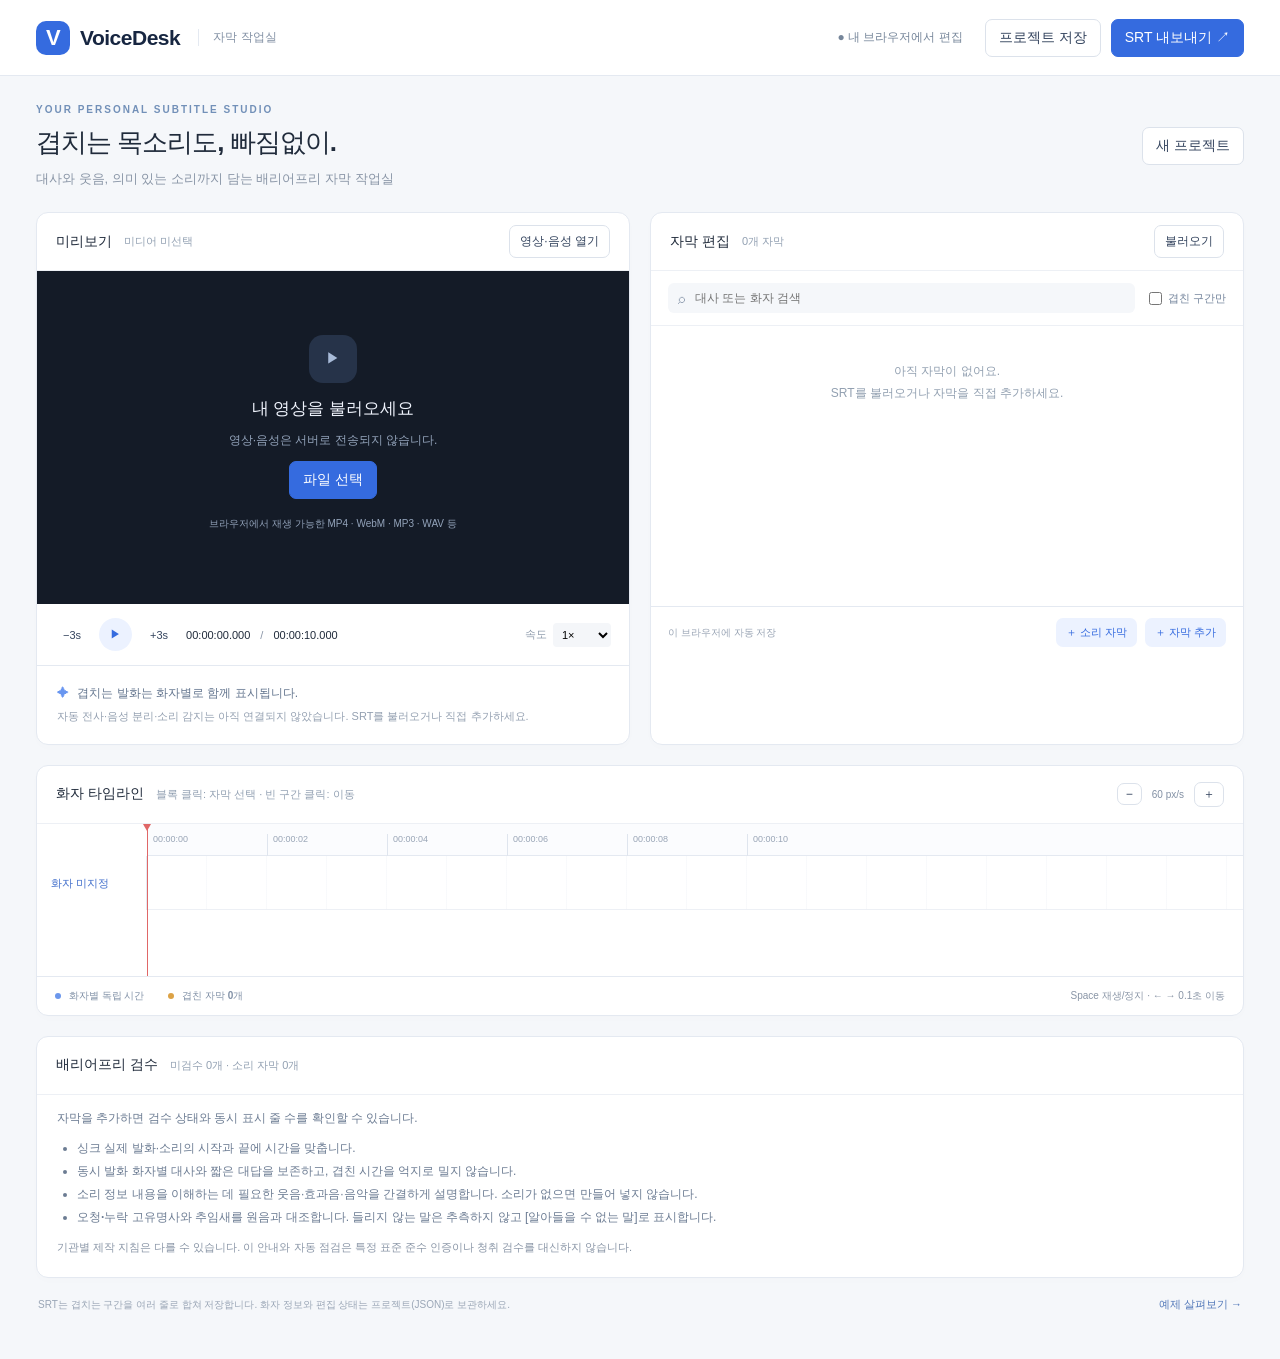
<file: index.html>
<!doctype html>
<html lang="ko">
<head>
<meta charset="UTF-8"><meta name="viewport" content="width=device-width, initial-scale=1">
<title>VoiceDesk — 자막 작업실</title>
<link rel="stylesheet" href="style.css">
<script src="subtitles.js" defer></script><script src="app.js" defer></script>
</head>
<body>
<header><a class="brand" href="./"><span class="brand-icon">V</span> VoiceDesk <span class="tag">자막 작업실</span></a><div class="header-actions"><span class="privacy">● 내 브라우저에서 편집</span><button id="save-project">프로젝트 저장</button><button id="export" class="primary">SRT 내보내기 ↗</button></div></header>
<main>
<div class="page-title"><div><p class="eyebrow">YOUR PERSONAL SUBTITLE STUDIO</p><h1>겹치는 목소리도, 빠짐없이.</h1><p class="muted">대사와 웃음, 의미 있는 소리까지 담는 배리어프리 자막 작업실</p></div><button id="new-project">새 프로젝트</button></div>
<div class="workspace">
<section class="preview panel" aria-label="영상 미리보기">
<div class="panel-heading"><h2>미리보기</h2><span id="media-name">미디어 미선택</span><button id="open-media">영상·음성 열기</button></div>
<div class="video-stage"><video id="video" preload="metadata" playsinline></video><div id="empty-video"><span class="film-icon">▶</span><h3>내 영상을 불러오세요</h3><p>영상·음성은 서버로 전송되지 않습니다.</p><button id="open-media-empty" class="primary">파일 선택</button><p class="small">브라우저에서 재생 가능한 MP4 · WebM · MP3 · WAV 등</p></div><div id="subtitle-overlay" aria-live="off"></div></div>
<div class="transport"><button id="back" aria-label="3초 뒤로">−3s</button><button id="play" class="play" aria-label="재생">▶</button><button id="forward" aria-label="3초 앞으로">+3s</button><span id="position">00:00:00.000</span><span class="muted">/</span><span id="duration">00:00:00.000</span><label class="speed">속도 <select id="speed"><option value="0.5">0.5×</option><option value="0.75">0.75×</option><option value="1" selected>1×</option><option value="1.25">1.25×</option></select></label></div>
<div class="preview-note"><span>✦</span> 겹치는 발화는 화자별로 함께 표시됩니다.<br><small>자동 전사·음성 분리·소리 감지는 아직 연결되지 않았습니다. SRT를 불러오거나 직접 추가하세요.</small></div>
</section>
<section class="editor panel" aria-label="자막 편집">
<div class="panel-heading"><h2>자막 편집</h2><span id="cue-count">0개 자막</span><button id="import">불러오기</button></div>
<div class="list-toolbar"><label class="search-label"><span>⌕</span><input id="search" placeholder="대사 또는 화자 검색" aria-label="대사 또는 화자 검색"></label><label class="overlap-filter"><input type="checkbox" id="overlap-only"> 겹친 구간만</label></div>
<div id="cue-list" role="list" aria-label="자막 목록"></div>
<div class="edit-form" id="edit-form" hidden><div class="edit-heading"><strong id="edit-title">자막 수정</strong><button id="delete-cue" class="danger">삭제</button></div><div class="kind-fields"><label>자막 유형<select id="cue-kind"><option value="speech">발화</option><option value="laughter">웃음·비언어 발성</option><option value="sound">효과음·환경음</option><option value="music">음악</option></select></label><label class="review-check"><input type="checkbox" id="cue-reviewed"> 원음 대조 검수 완료</label></div><div class="time-fields"><label>시작<input id="start-time" aria-label="시작 시간" placeholder="00:00:00.000"><button id="set-start" class="text-button">현재 시점으로</button></label><label>종료<input id="end-time" aria-label="종료 시간" placeholder="00:00:02.000"><button id="set-end" class="text-button">현재 시점으로</button></label><label>화자<input id="speaker" list="speakers" placeholder="화자 1"><datalist id="speakers"></datalist></label></div><label class="text-label">자막 내용<textarea id="cue-text" rows="2" placeholder="발화를 입력하세요"></textarea></label><div class="caption-tools"><label>소리 표현 예시<select id="sound-preset"><option value="">직접 입력 / 예시 선택</option><option value="웃음">웃음</option><option value="여럿이 웃음">여럿이 웃음</option><option value="한숨">한숨</option><option value="문 닫히는 소리">문 닫히는 소리</option><option value="전화벨 소리">전화벨 소리</option><option value="잔잔한 음악">잔잔한 음악</option><option value="긴장감 있는 음악">긴장감 있는 음악</option></select></label><button id="replay-cue">선택 구간 듣기</button></div><p id="kind-help" class="kind-help"></p><div class="edit-footer"><button id="add-overlap">＋ 같은 구간에 화자 추가</button><button id="apply-edit" class="primary">수정 적용</button></div></div>
<div class="list-footer"><span id="save-state">이 브라우저에 자동 저장</span><button id="add-sound">＋ 소리 자막</button><button id="add-cue">＋ 자막 추가</button></div>
</section>
</div>
<section class="timeline panel" aria-label="화자별 타임라인"><div class="panel-heading"><h2>화자 타임라인</h2><span class="timeline-hint">블록 클릭: 자막 선택 · 빈 구간 클릭: 이동</span><div class="zoom-controls"><button id="zoom-out" aria-label="타임라인 축소">−</button><span id="zoom-label">60 px/s</span><button id="zoom-in" aria-label="타임라인 확대">＋</button></div></div><div class="timeline-scroll" id="timeline-scroll"><div id="timeline-content"><div id="ruler"></div><div id="lanes"></div><div id="playhead"></div></div></div><div class="timeline-footer"><span><i class="dot"></i> 화자별 독립 시간</span><span><i class="dot amber"></i> 겹친 자막 <b id="overlap-count">0</b>개</span><span class="muted">Space 재생/정지 · ← → 0.1초 이동</span></div></section>
<section class="review-panel panel" aria-label="배리어프리 검수"><div class="panel-heading"><h2>배리어프리 검수</h2><span id="review-summary"></span></div><div class="review-content"><p id="review-warning"></p><ul><li><strong>싱크</strong> 실제 발화·소리의 시작과 끝에 시간을 맞춥니다.</li><li><strong>동시 발화</strong> 화자별 대사와 짧은 대답을 보존하고, 겹친 시간을 억지로 밀지 않습니다.</li><li><strong>소리 정보</strong> 내용을 이해하는 데 필요한 웃음·효과음·음악을 간결하게 설명합니다. 소리가 없으면 만들어 넣지 않습니다.</li><li><strong>오청·누락</strong> 고유명사와 추임새를 원음과 대조합니다. 들리지 않는 말은 추측하지 않고 [알아들을 수 없는 말]로 표시합니다.</li></ul><p class="muted">기관별 제작 지침은 다를 수 있습니다. 이 안내와 자동 점검은 특정 표준 준수 인증이나 청취 검수를 대신하지 않습니다.</p></div></section><div class="bottom-note"><span>SRT는 겹치는 구간을 여러 줄로 합쳐 저장합니다. 화자 정보와 편집 상태는 프로젝트(JSON)로 보관하세요.</span><button id="load-demo" class="text-button">예제 살펴보기 →</button></div>
</main>
<div id="toast" role="status" aria-live="polite" hidden></div>
<input id="media-input" type="file" accept="video/*,audio/*" hidden><input id="subtitle-input" type="file" accept=".srt,.json" hidden>
</body></html>
</file>
<file: style.css>
:root{font-family:Inter,"Segoe UI","Apple SD Gothic Neo","Malgun Gothic",sans-serif;color:#202b3b;background:#f5f7fa;font-size:14px;font-synthesis:none;--accent:#356bdf;--border:#e4e9f1}*{box-sizing:border-box}body{margin:0}button,input,textarea,select{font:inherit}button{border:1px solid #dce2eb;border-radius:7px;background:white;color:#34445e;padding:9px 13px;cursor:pointer;white-space:nowrap}button:hover{background:#f0f5ff;border-color:#a5bff5}button:focus-visible,a:focus-visible{outline:3px solid #90b6ff;outline-offset:2px}.primary{background:var(--accent);border-color:var(--accent);color:white}.primary:hover{background:#2257c2;color:white}header{height:76px;background:white;border-bottom:1px solid var(--border);display:flex;align-items:center;justify-content:space-between;padding:0 36px;gap:20px}.brand{text-decoration:none;color:#172641;display:flex;align-items:center;gap:10px;font-size:21px;font-weight:750;letter-spacing:-.5px}.brand-icon{background:#356bdf;color:white;border-radius:10px;width:34px;height:34px;display:grid;place-items:center;font-size:22px}.tag{font-size:12px;font-weight:500;color:#8290a4;border-left:1px solid var(--border);padding-left:14px;margin-left:8px;letter-spacing:0}.header-actions{display:flex;align-items:center;gap:10px}.privacy{color:#76869a;font-size:12px;margin-right:12px}main{max-width:1600px;margin:auto;padding:28px 36px}.page-title{display:flex;align-items:center;justify-content:space-between;margin-bottom:24px}.eyebrow{font-size:10px;letter-spacing:2px;font-weight:700;color:#7290b8;margin:0 0 10px}h1{font-size:26px;letter-spacing:-1px;margin:0 0 10px;font-weight:730}.muted{color:#8995a6}.page-title p.muted{font-size:13px;margin:0}.workspace{display:grid;grid-template-columns:minmax(0,1fr) minmax(420px,1fr);gap:20px}.panel{background:white;border:1px solid var(--border);border-radius:12px;overflow:hidden;box-shadow:0 3px 10px #233a5a03}.panel-heading{height:58px;display:flex;align-items:center;padding:0 19px;gap:12px;border-bottom:1px solid #edf0f5}.panel-heading h2{font-size:14px;margin:0;white-space:nowrap}.panel-heading>span{font-size:11px;color:#92a0b2;overflow:hidden;white-space:nowrap;text-overflow:ellipsis}.panel-heading>button,.zoom-controls{margin-left:auto}.panel-heading button{font-size:12px;padding:7px 10px}.video-stage{aspect-ratio:16/9;background:#141b27;position:relative;display:grid;place-items:center;overflow:hidden}video{width:100%;height:100%;object-fit:contain;position:absolute}#empty-video{color:#eef2fb;text-align:center;z-index:1;padding:18px}.film-icon{width:48px;height:48px;background:#263349;color:#a8bbd8;border-radius:14px;display:inline-grid;place-items:center}#empty-video h3{font-size:17px;font-weight:500;margin:14px 0 8px}#empty-video p{font-size:12px;color:#93a3ba}.small{font-size:10px!important;margin-top:18px}#subtitle-overlay{position:absolute;bottom:7%;width:90%;pointer-events:none;display:flex;flex-direction:column;align-items:center;gap:4px}.subtitle-line{background:#080d18d9;color:white;padding:5px 12px;border-radius:4px;white-space:pre-wrap;text-align:center;font-size:clamp(13px,1.5vw,22px);line-height:1.4;overflow-wrap:anywhere}.transport{display:flex;align-items:center;gap:10px;padding:14px 18px;border-bottom:1px solid var(--border);font-size:11px;font-variant-numeric:tabular-nums}.transport button{padding:6px 8px;font-size:11px;border:0}.transport .play{border-radius:50%;width:33px;height:33px;background:#ecf2ff;color:var(--accent)}.speed{margin-left:auto;color:#8d9aab;display:flex;align-items:center;gap:6px}.speed select{border:0;background:#f4f6f9;padding:5px;border-radius:4px;font-size:11px}.preview-note{padding:16px 20px;font-size:12px;color:#64768f;line-height:1.9}.preview-note>span{color:#6996f0;margin-right:5px}.preview-note small{font-size:11px;color:#94a0b1}.editor{display:flex;flex-direction:column;min-height:500px;max-height:690px}.list-toolbar{display:flex;align-items:center;gap:10px;padding:12px 17px;border-bottom:1px solid #edf0f5}.search-label{display:flex;gap:8px;align-items:center;background:#f5f7fa;border-radius:6px;padding:7px 10px;flex:1;min-width:0;color:#8d9bae}.search-label input{border:0;background:none;width:100%;outline:none;font-size:12px}.overlap-filter{font-size:11px;color:#71829a;display:flex;align-items:center;white-space:nowrap;gap:3px}input[type=checkbox]{accent-color:var(--accent)}#cue-list{min-height:100px;flex:1;overflow-y:auto;max-height:280px}.empty-list{text-align:center;color:#92a0b1;line-height:1.8;padding:35px 20px;font-size:12px}.cue{display:flex;border:0;border-bottom:1px solid #edf0f5;border-radius:0;width:100%;text-align:left;padding:12px 16px;gap:12px;align-items:flex-start;background:white;white-space:normal}.cue.selected{background:#f0f5ff;box-shadow:inset 3px 0 #356bdf}.cue.playing .cue-number{color:#356bdf;background:#e5edff}.cue-number{font-size:10px;color:#96a1b2;background:#f4f6f9;border-radius:4px;min-width:26px;height:24px;display:grid;place-items:center}.cue-content{min-width:0;flex:1}.cue-meta{display:flex;gap:8px;align-items:center;font-size:10px;margin-bottom:6px;color:#96a2b4;font-variant-numeric:tabular-nums}.speaker-badge{color:var(--speaker,#356bdf);font-weight:600}.overlap-badge{color:#ba812c;background:#fff4dd;border-radius:3px;padding:2px 5px;font-size:9px;margin-left:auto}.cue-text{font-size:12px;line-height:1.6;color:#35455d;white-space:pre-wrap;overflow-wrap:anywhere}.edit-form{border-top:1px solid var(--border);padding:12px 17px;background:#fbfcfe}.edit-heading{display:flex;justify-content:space-between;align-items:center;margin-bottom:8px;font-size:12px}.danger{color:#bc5260;border:0;background:none;font-size:11px;padding:4px}.time-fields{display:grid;grid-template-columns:1fr 1fr .8fr;gap:9px}.time-fields label,.text-label{display:block;font-size:10px;color:#8290a4}.time-fields input,textarea{display:block;width:100%;border:1px solid #dce3ed;border-radius:5px;padding:7px 8px;margin-top:4px;background:white;color:#30425d;font-size:11px}.time-fields input{font-variant-numeric:tabular-nums}.text-button{border:0;background:none;padding:5px 0;color:#5278b9;font-size:11px}.text-label{margin-top:4px}textarea{resize:vertical;min-height:49px;max-height:100px;line-height:1.6}.edit-footer{display:flex;justify-content:space-between;gap:8px;margin-top:9px}.edit-footer button{font-size:11px;padding:7px 9px}.list-footer{display:flex;justify-content:space-between;align-items:center;padding:11px 17px;border-top:1px solid var(--border);font-size:10px;color:#9aa5b5}.list-footer button{border:0;background:#ecf2ff;color:#356bdf;padding:7px 10px;font-size:11px}.timeline{margin-top:20px}.zoom-controls{display:flex;align-items:center;gap:10px;font-size:10px;color:#8290a4}.zoom-controls button{padding:3px 8px}.timeline-scroll{overflow:auto;max-height:340px;position:relative}#timeline-content{position:relative;min-width:100%;padding-left:110px;min-height:152px}#ruler{height:32px;position:relative;border-bottom:1px solid var(--border);background:#fbfcfe;cursor:crosshair}.tick{position:absolute;font-size:9px;color:#99a5b6;top:10px;border-left:1px solid #dfe5ee;padding-left:5px;height:22px;pointer-events:none}.lane{height:54px;position:relative;border-bottom:1px solid #edf0f5;background:repeating-linear-gradient(90deg,transparent,transparent 59px,#f2f4f8 60px);cursor:crosshair}.lane-name{position:absolute;right:100%;width:110px;padding:20px 14px;background:white;height:54px;border-right:1px solid var(--border);font-size:11px;overflow:hidden;white-space:nowrap;text-overflow:ellipsis}.timeline-cue{position:absolute;top:8px;height:38px;text-align:left;background:var(--tint,#ecf2ff);border:1px solid var(--speaker,#80a5ed);color:var(--speaker,#356bdf);padding:5px 8px;font-size:10px;overflow:hidden;text-overflow:ellipsis;white-space:nowrap;border-radius:5px;min-width:3px}.timeline-cue.selected{outline:2px solid var(--speaker,#356bdf);outline-offset:1px}.timeline-cue.is-overlap{border-bottom:3px solid #dca246}#playhead{position:absolute;top:0;bottom:0;width:1px;background:#e06767;pointer-events:none;left:110px;z-index:3}#playhead:before{content:'';position:absolute;top:0;left:-4px;border-left:4px solid transparent;border-right:4px solid transparent;border-top:7px solid #e06767}.timeline-footer{display:flex;gap:24px;align-items:center;padding:12px 18px;font-size:10px;color:#8090a6;border-top:1px solid var(--border)}.timeline-footer>span:last-child{margin-left:auto}.dot{width:6px;height:6px;display:inline-block;background:#6c97ec;border-radius:50%;margin-right:5px}.dot.amber{background:#dca246}.bottom-note{display:flex;align-items:center;justify-content:space-between;color:#9aa6b6;font-size:10px;padding:14px 2px;gap:12px}#toast{position:fixed;bottom:25px;left:50%;transform:translateX(-50%);background:#20314d;color:white;border-radius:9px;padding:14px 22px;z-index:10;max-width:90%;font-size:13px;box-shadow:0 8px 24px #14223a33}[hidden]{display:none!important}@media(min-width:1400px){.editor{max-height:740px}#cue-list{max-height:340px}}@media(max-width:980px){header{padding:0 18px}.privacy,.tag{display:none}main{padding:24px 18px}.workspace{grid-template-columns:1fr}.editor{max-height:750px}.video-stage{max-height:440px}.timeline-hint{display:none}}@media(max-width:540px){header{height:auto;padding:14px;flex-wrap:wrap;gap:12px}.header-actions{width:100%;justify-content:flex-end}.brand{font-size:20px}main{padding:20px 12px}.page-title{align-items:flex-start;gap:10px}h1{font-size:21px}.page-title p.muted{font-size:11px}.page-title>button{font-size:11px;padding:7px}.time-fields{grid-template-columns:1fr 1fr}.time-fields>label:last-child{grid-column:1/-1}.transport{gap:5px;padding:10px;font-size:9px}.speed{font-size:0}.timeline-footer{gap:10px;flex-wrap:wrap}.timeline-footer>span:last-child{margin-left:0}.bottom-note{align-items:flex-start}.overlap-filter{font-size:10px}.edit-footer{flex-wrap:wrap}}
.kind-fields{display:flex;justify-content:space-between;align-items:center;gap:12px;margin:2px 0 10px}.kind-fields label,.caption-tools label{font-size:10px;color:#8290a4}.kind-fields select,.caption-tools select{font-size:11px;border:1px solid #dce3ed;border-radius:5px;background:white;color:#30425d;padding:6px;margin-left:7px;max-width:190px}.review-check{display:flex;align-items:center;gap:3px}.caption-tools{display:flex;align-items:center;justify-content:space-between;gap:8px;margin-top:8px}.caption-tools button{font-size:10px;padding:6px 9px}.kind-help{font-size:10px;line-height:1.6;color:#8b98aa;margin:7px 0}.kind-badge{font-size:9px;color:#8d819f}.reviewed-badge{font-size:9px;color:#368774}.review-panel{margin-top:20px}.review-content{padding:12px 20px;font-size:12px;line-height:1.9;color:#6c7c93}.review-content p{margin:0 0 8px}.review-content ul{margin:8px 0;padding-left:20px}.review-content .muted{font-size:11px}.editor{max-height:900px}#cue-list{min-height:180px}.list-footer{gap:8px}.list-footer>span{margin-right:auto}.cue-meta{flex-wrap:wrap}@media(max-width:540px){.caption-tools{flex-wrap:wrap}.kind-fields{flex-wrap:wrap}.list-footer{flex-wrap:wrap}.list-footer>span{width:100%}.editor{max-height:1000px}.caption-tools select{max-width:170px}.review-content{padding:12px 15px;font-size:11px}}
</file>
